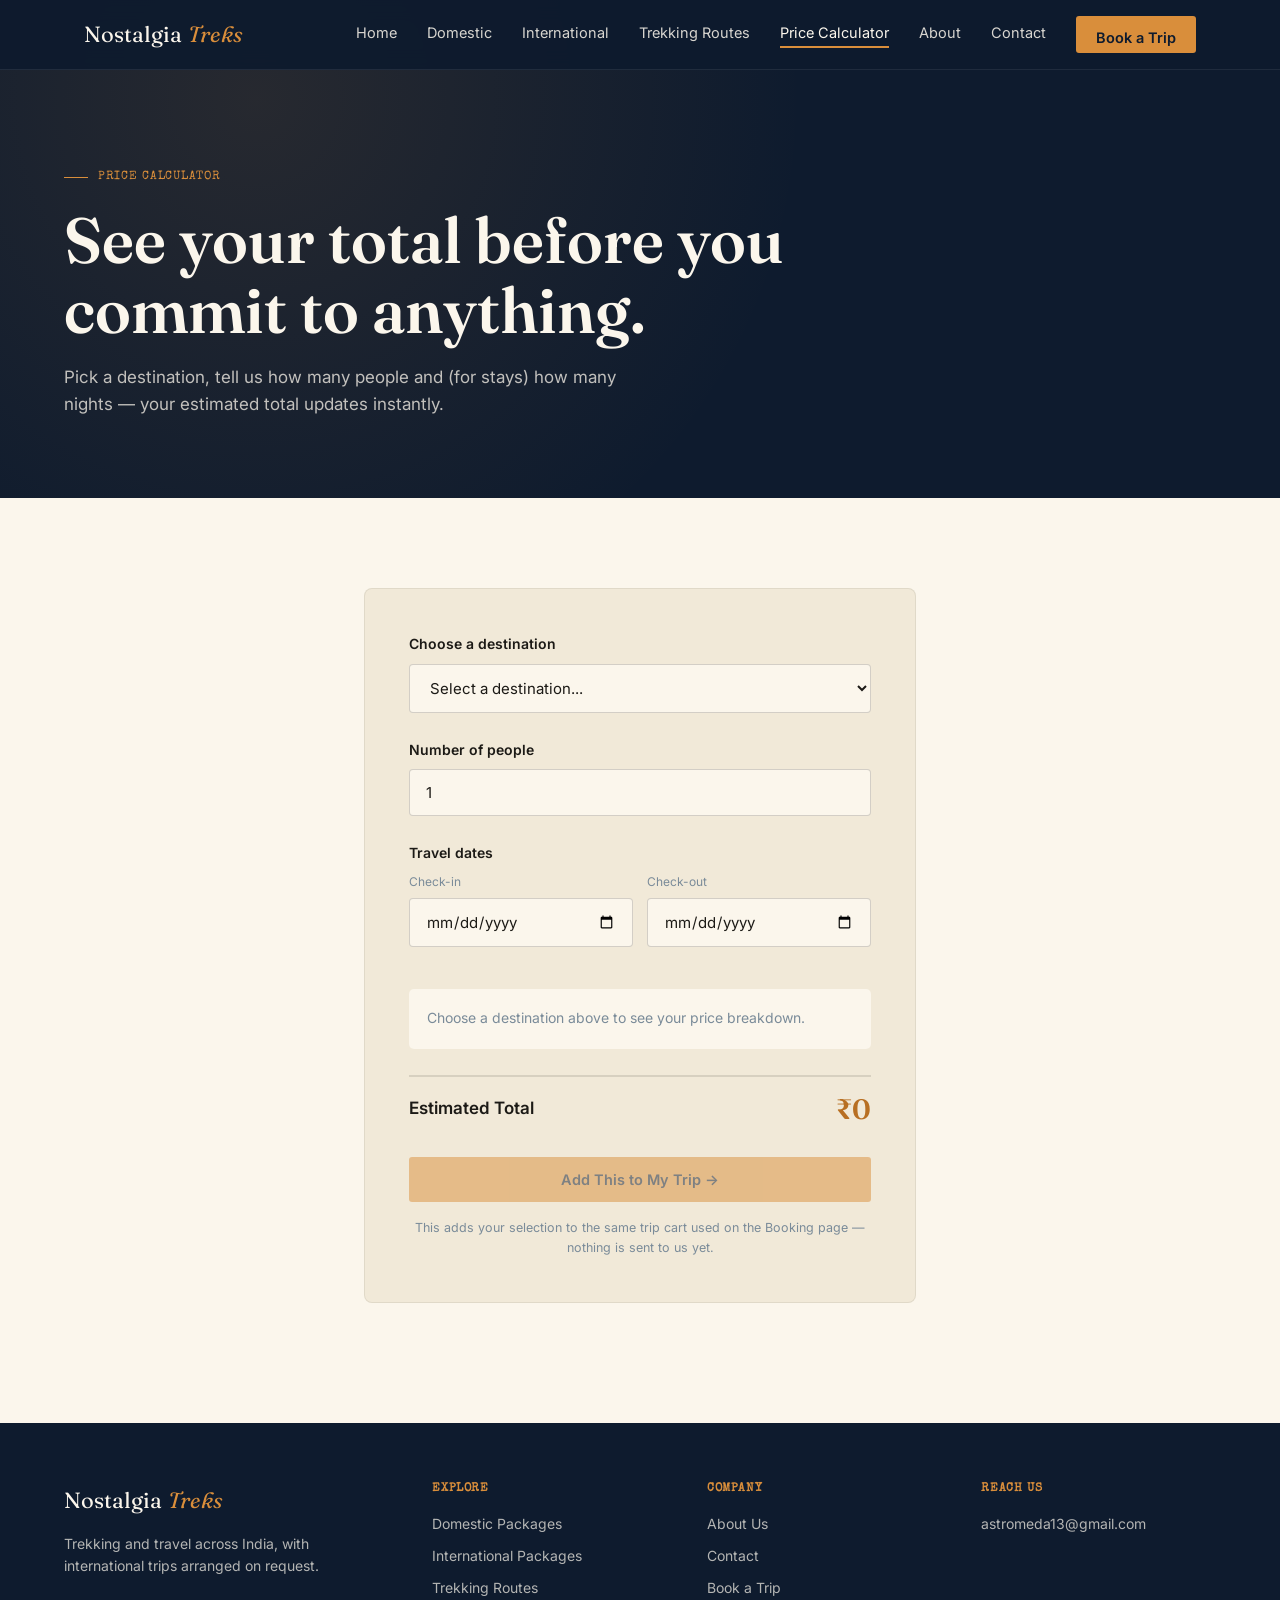
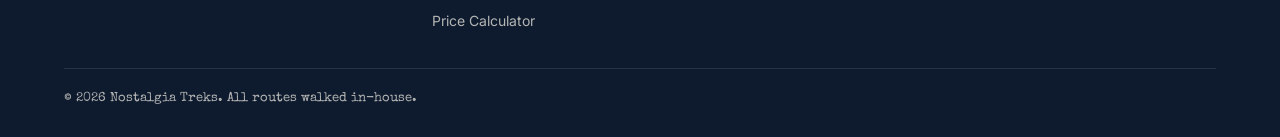
<file: calculator.html>
<!DOCTYPE html>
<html lang="en">
<head>
<meta charset="UTF-8">
<meta name="viewport" content="width=device-width, initial-scale=1.0">
<title>Price Calculator — Nostalgia Treks</title>
<link rel="preconnect" href="https://fonts.googleapis.com">
<link rel="preconnect" href="https://fonts.gstatic.com" crossorigin>
<link href="https://fonts.googleapis.com/css2?family=Fraunces:opsz,wght@9..144,500;9..144,600;9..144,700&family=Special+Elite&family=Inter:wght@400;500;600;700&display=swap" rel="stylesheet">
<link rel="stylesheet" href="assets/site.css">
<link rel="stylesheet" href="assets/calculator.css">
</head>
<body>

<header class="site-header">
  <div class="header-inner">
    <a href="index.html" class="logo">Nostalgia<span class="mark">Treks</span></a>
    <nav class="main-nav">
      <a href="index.html">Home</a>
      <a href="domestic.html">Domestic</a>
      <a href="international.html">International</a>
      <a href="treks.html">Trekking Routes</a>
      <a href="calculator.html" class="active">Price Calculator</a>
      <a href="about.html">About</a>
      <a href="contact.html">Contact</a>
      <a href="booking.html" class="nav-cta">Book a Trip <span data-cart-badge class="cart-badge"></span></a>
    </nav>
    <button class="nav-toggle" aria-label="Toggle menu" aria-expanded="false">
      <span></span><span></span>
    </button>
  </div>
</header>

<section class="page-hero">
  <div class="page-hero-inner">
    <span class="eyebrow">Price Calculator</span>
    <h1>See your total before you commit to anything.</h1>
    <p class="lede">Pick a destination, tell us how many people and (for stays) how many nights — your estimated total updates instantly.</p>
  </div>
</section>

<section class="section calc-section">
  <div class="calc-card reveal">

    <div class="field">
      <label for="destinationSelect">Choose a destination</label>
      <select id="destinationSelect" onchange="handleDestinationChange()">
        <option value="" disabled selected>Select a destination...</option>
        <optgroup label="Trekking Routes (flat price per person)">
          <!-- Populated from data in calculator.js — edit prices there -->
        </optgroup>
        <optgroup label="Domestic Packages (priced per night)">
        </optgroup>
        <optgroup label="International Packages (priced per night)">
        </optgroup>
      </select>
    </div>

    <div id="destinationDetails" class="destination-details hidden">
      <div class="detail-row">
        <span class="detail-label" id="pricingModelLabel">—</span>
        <span class="stamp" id="gradeStamp"></span>
      </div>
    </div>

    <div class="field">
      <label for="peopleInput">Number of people</label>
      <input type="number" id="peopleInput" min="1" value="1" oninput="recalculate()">
    </div>

    <!-- Only shown for per-night destinations -->
    <div class="field hidden" id="datesField">
      <label>Travel dates</label>
      <div class="date-row">
        <div>
          <span class="date-sublabel">Check-in</span>
          <input type="date" id="checkinInput" oninput="recalculate()">
        </div>
        <div>
          <span class="date-sublabel">Check-out</span>
          <input type="date" id="checkoutInput" oninput="recalculate()">
        </div>
      </div>
      <p class="nights-readout" id="nightsReadout"></p>
    </div>

    <div class="calc-breakdown" id="calcBreakdown">
      <p class="placeholder-text">Choose a destination above to see your price breakdown.</p>
    </div>

    <div class="calc-total-row" id="calcTotalRow">
      <span>Estimated Total</span>
      <span class="calc-total-amount" id="calcTotalAmount">₹0</span>
    </div>

    <button class="btn btn-primary calc-add-btn" id="addToTripBtn" onclick="addCalculatedTripToCart()" disabled>
      Add This to My Trip →
    </button>
    <p class="calc-note">This adds your selection to the same trip cart used on the Booking page — nothing is sent to us yet.</p>
  </div>
</section>

<footer class="site-footer">
  <div class="footer-inner">
    <div>
      <a href="index.html" class="logo">Nostalgia<span class="mark">Treks</span></a>
      <p style="margin-top: 14px; font-size: 14px; max-width: 280px;">Trekking and travel across India, with international trips arranged on request.</p>
    </div>
    <div>
      <h4>Explore</h4>
      <ul>
        <li><a href="domestic.html">Domestic Packages</a></li>
        <li><a href="international.html">International Packages</a></li>
        <li><a href="treks.html">Trekking Routes</a></li>
        <li><a href="calculator.html">Price Calculator</a></li>
      </ul>
    </div>
    <div>
      <h4>Company</h4>
      <ul>
        <li><a href="about.html">About Us</a></li>
        <li><a href="contact.html">Contact</a></li>
        <li><a href="booking.html">Book a Trip</a></li>
      </ul>
    </div>
    <div>
      <h4>Reach Us</h4>
      <ul><li><a href="mailto:astromeda13@gmail.com">astromeda13@gmail.com</a></li></ul>
    </div>
  </div>
  <div class="footer-bottom"><span>© 2026 Nostalgia Treks. All routes walked in-house.</span></div>
</footer>

<script src="assets/site.js"></script>
<script src="assets/calculator.js"></script>
</body>
</html>
</file>
<file: assets/site.css>
/* ==========================================================================
   Safar Shala — Shared Design System
   Used by every page. Edit tokens here to restyle the whole site.
   ========================================================================== */

:root {
  --dusk:      #0E1B2E;   /* deep dusk blue - dark sections */
  --dusk-soft: #16263D;   /* lighter dusk for cards on dark bg */
  --paper:     #FBF6EC;   /* aged paper cream - light sections */
  --paper-dim: #F1E9D8;   /* slightly darker paper for cards */
  --amber:     #D98E3B;   /* golden-hour accent */
  --amber-deep:#B86F22;
  --mist:      #7A8B99;   /* secondary text / borders */
  --stamp-red: #B23A2E;   /* rare accent: confirmations, badges */
  --ink:       #1C1A16;   /* near-black text on paper */

  --font-display: 'Fraunces', serif;
  --font-body: 'Inter', sans-serif;
  --font-stamp: 'Special Elite', monospace;

  --container: 1240px;
  --edge: clamp(20px, 5vw, 64px);
}

* { margin: 0; padding: 0; box-sizing: border-box; }
html { scroll-behavior: smooth; }

@media (prefers-reduced-motion: reduce) {
  html { scroll-behavior: auto; }
  *, *::before, *::after {
    animation-duration: 0.01ms !important;
    animation-iteration-count: 1 !important;
    transition-duration: 0.01ms !important;
  }
}

body {
  background: var(--paper);
  color: var(--ink);
  font-family: var(--font-body);
  line-height: 1.6;
  -webkit-font-smoothing: antialiased;
  overflow-x: hidden;
}

a { color: inherit; text-decoration: none; }
ul { list-style: none; }
img, svg { display: block; max-width: 100%; }
button { cursor: pointer; font-family: inherit; }

:focus-visible {
  outline: 2px solid var(--amber);
  outline-offset: 3px;
}

h1, h2, h3, h4 {
  font-family: var(--font-display);
  font-weight: 600;
  line-height: 1.1;
}

/* ==========================================================================
   HEADER / NAV
   ========================================================================== */
.site-header {
  position: fixed;
  top: 0; left: 0; right: 0;
  z-index: 200;
  background: rgba(14, 27, 46, 0.92);
  backdrop-filter: blur(10px);
  border-bottom: 1px solid rgba(251, 246, 236, 0.08);
}

.header-inner {
  max-width: var(--container);
  margin: 0 auto;
  padding: 16px var(--edge);
  display: flex;
  align-items: center;
  justify-content: space-between;
}

.logo {
  font-family: var(--font-display);
  font-size: 22px;
  color: var(--paper);
  display: flex;
  align-items: baseline;
  gap: 6px;
}

.logo .mark { color: var(--amber); font-style: italic; }

.main-nav {
  display: flex;
  align-items: center;
  gap: 30px;
  font-size: 14.5px;
  color: var(--paper);
}

.main-nav a {
  position: relative;
  padding-bottom: 4px;
  opacity: 0.85;
  transition: opacity 0.2s ease;
}

.main-nav a:hover { opacity: 1; }

.main-nav a.active {
  opacity: 1;
}

.main-nav a.active::after {
  content: '';
  position: absolute;
  left: 0; bottom: 0;
  width: 100%; height: 2px;
  background: var(--amber);
}

.nav-cta {
  background: var(--amber);
  color: var(--dusk);
  padding: 10px 20px;
  border-radius: 3px;
  font-weight: 600;
  opacity: 1 !important;
}

.nav-cta:hover { background: var(--paper); }

.nav-toggle {
  display: none;
  flex-direction: column;
  gap: 5px;
  background: none;
  border: none;
  padding: 8px;
}

.nav-toggle span {
  width: 22px; height: 2px;
  background: var(--paper);
  transition: transform 0.2s ease;
}

@media (max-width: 900px) {
  .main-nav {
    display: none;
  }
  .main-nav.open {
    display: flex;
    flex-direction: column;
    position: absolute;
    top: 100%; left: 0; right: 0;
    background: var(--dusk);
    padding: 20px var(--edge) 28px;
    gap: 18px;
    border-bottom: 1px solid rgba(251, 246, 236, 0.1);
  }
  .nav-toggle { display: flex; }
}

/* ==========================================================================
   PAGE HERO (used on inner pages — Packages, About, Contact, etc.)
   ========================================================================== */
.page-hero {
  background: var(--dusk);
  color: var(--paper);
  padding: 160px var(--edge) 80px;
  position: relative;
  overflow: hidden;
}

.page-hero::before {
  content: '';
  position: absolute;
  inset: 0;
  background-image:
    radial-gradient(circle at 20% 20%, rgba(217, 142, 59, 0.12), transparent 50%);
  pointer-events: none;
}

.page-hero-inner {
  max-width: var(--container);
  margin: 0 auto;
  position: relative;
  z-index: 1;
}

.eyebrow {
  display: inline-flex;
  align-items: center;
  gap: 10px;
  font-family: var(--font-stamp);
  font-size: 12px;
  letter-spacing: 0.06em;
  color: var(--amber);
  margin-bottom: 18px;
  text-transform: uppercase;
}

.eyebrow::before {
  content: '';
  width: 24px; height: 1px;
  background: var(--amber);
}

.page-hero h1 {
  font-size: clamp(36px, 6vw, 64px);
  max-width: 720px;
}

.page-hero p.lede {
  margin-top: 18px;
  max-width: 560px;
  font-size: 17px;
  color: rgba(251, 246, 236, 0.75);
}

/* ==========================================================================
   SECTION SCAFFOLDING
   ========================================================================== */
.section {
  max-width: var(--container);
  margin: 0 auto;
  padding: 90px var(--edge);
}

.section.dark { background: var(--dusk); color: var(--paper); max-width: none; }
.section.dark .section-inner { max-width: var(--container); margin: 0 auto; }

.section-head {
  max-width: 640px;
  margin-bottom: 56px;
}

.section.dark .eyebrow { color: var(--amber); }

/* ==========================================================================
   BUTTONS
   ========================================================================== */
.btn {
  display: inline-flex;
  align-items: center;
  gap: 10px;
  padding: 14px 28px;
  border-radius: 3px;
  font-weight: 600;
  font-size: 14.5px;
  border: none;
  transition: transform 0.15s ease, background 0.2s ease, color 0.2s ease;
}

.btn-primary {
  background: var(--amber);
  color: var(--dusk);
}

.btn-primary:hover { background: var(--amber-deep); transform: translateX(2px); }

.btn-outline {
  background: transparent;
  border: 1.5px solid currentColor;
}

.btn-outline:hover { background: rgba(217, 142, 59, 0.1); }

/* ==========================================================================
   STAMP / POSTCARD MOTIF (signature element)
   ========================================================================== */
.stamp {
  position: relative;
  border: 2px dashed var(--mist);
  padding: 4px 10px;
  font-family: var(--font-stamp);
  font-size: 11px;
  letter-spacing: 0.05em;
  text-transform: uppercase;
  color: var(--mist);
  display: inline-block;
  transform: rotate(-2deg);
}

.stamp.confirmed {
  border-color: var(--stamp-red);
  color: var(--stamp-red);
}

/* ==========================================================================
   SCROLL REVEAL (used with IntersectionObserver in site.js)
   ========================================================================== */
.reveal {
  opacity: 0;
  transform: translateY(28px);
  transition: opacity 0.7s ease, transform 0.7s ease;
}

.reveal.in-view {
  opacity: 1;
  transform: translateY(0);
}

.reveal-delay-1 { transition-delay: 0.1s; }
.reveal-delay-2 { transition-delay: 0.2s; }
.reveal-delay-3 { transition-delay: 0.3s; }

/* ==========================================================================
   CARD GRID (packages, routes)
   ========================================================================== */
.card-grid {
  display: grid;
  grid-template-columns: repeat(3, 1fr);
  gap: 28px;
}

.place-card {
  background: var(--paper);
  border: 1px solid rgba(28, 26, 22, 0.1);
  border-radius: 4px;
  overflow: hidden;
  transition: transform 0.25s ease, box-shadow 0.25s ease;
  display: flex;
  flex-direction: column;
}

.place-card:hover {
  transform: translateY(-6px);
  box-shadow: 0 20px 40px rgba(14, 27, 46, 0.12);
}

.place-card .img-wrap {
  height: 200px;
  background: var(--dusk-soft);
  position: relative;
  overflow: hidden;
}

.place-card .img-wrap img {
  width: 100%; height: 100%;
  object-fit: cover;
  transition: transform 0.4s ease;
}

.place-card:hover .img-wrap img { transform: scale(1.06); }

.place-card .price-stamp {
  position: absolute;
  top: 14px; right: 14px;
  background: var(--paper);
  color: var(--ink);
  font-family: var(--font-stamp);
  font-size: 12px;
  padding: 5px 10px;
  border-radius: 2px;
  box-shadow: 0 4px 10px rgba(0,0,0,0.2);
}

.place-card .card-body { padding: 22px; flex: 1; display: flex; flex-direction: column; }

.place-card .card-body h3 { font-size: 19px; margin-bottom: 8px; }

.place-card .card-body p {
  font-size: 14px;
  color: var(--mist);
  margin-bottom: 16px;
  flex: 1;
}

.place-card .card-meta {
  display: flex;
  gap: 12px;
  font-family: var(--font-stamp);
  font-size: 11px;
  color: var(--mist);
  margin-bottom: 16px;
  flex-wrap: wrap;
}

.place-card .select-btn {
  width: 100%;
  padding: 11px;
  background: transparent;
  border: 1.5px solid var(--dusk);
  border-radius: 3px;
  font-weight: 600;
  font-size: 13.5px;
  transition: background 0.2s ease, color 0.2s ease;
}

.place-card .select-btn:hover {
  background: var(--dusk);
  color: var(--paper);
}

.place-card .select-btn.selected {
  background: var(--stamp-red);
  border-color: var(--stamp-red);
  color: var(--paper);
}

/* ==========================================================================
   "NOT LISTED" CUSTOM REQUEST BOX (International page)
   ========================================================================== */
.not-listed {
  margin-top: 56px;
  padding: 40px;
  background: var(--paper-dim);
  border-radius: 6px;
  text-align: center;
}

.not-listed h3 { font-size: 22px; margin-bottom: 10px; }
.not-listed p { max-width: 480px; margin: 0 auto 22px; color: var(--mist); }

/* ==========================================================================
   FLOATING TOTAL WIDGET (Domestic / International / Shala pages)
   ========================================================================== */
.floating-total {
  position: fixed;
  bottom: 24px;
  left: 50%;
  transform: translate(-50%, 120%);
  background: var(--dusk);
  color: var(--paper);
  padding: 16px 22px;
  border-radius: 50px;
  display: flex;
  align-items: center;
  gap: 18px;
  box-shadow: 0 16px 40px rgba(14,27,46,0.35);
  z-index: 150;
  transition: transform 0.35s ease;
}

.floating-total.visible {
  transform: translate(-50%, 0);
}

.ft-label {
  font-family: var(--font-stamp);
  font-size: 11px;
  color: var(--mist);
  text-transform: uppercase;
}

.ft-amount {
  font-family: var(--font-display);
  font-size: 20px;
  font-weight: 600;
  color: var(--amber);
}

.ft-btn {
  padding: 9px 18px;
  font-size: 13px;
}

@media (max-width: 600px) {
  .floating-total {
    flex-direction: column;
    align-items: stretch;
    text-align: center;
    width: calc(100% - 32px);
    border-radius: 16px;
    gap: 10px;
  }
}

/* ==========================================================================
   ABOUT PAGE
   ========================================================================== */
.about-story { padding-top: 90px; }

.about-grid {
  display: grid;
  grid-template-columns: 1.1fr 0.9fr;
  gap: 60px;
  align-items: center;
}

.about-grid h2 { font-size: clamp(26px, 3.6vw, 36px); margin: 14px 0 20px; }
.about-grid p { color: var(--mist); margin-bottom: 16px; font-size: 15.5px; }

.about-img img {
  border-radius: 6px;
  width: 100%;
  height: 420px;
  object-fit: cover;
}

.values-grid {
  display: grid;
  grid-template-columns: repeat(3, 1fr);
  gap: 28px;
}

.value-card {
  padding: 30px 26px;
  background: var(--dusk-soft);
  border-radius: 6px;
}

.value-num {
  font-family: var(--font-stamp);
  color: var(--amber);
  font-size: 13px;
}

.value-card h3 { font-size: 19px; margin: 12px 0 8px; }
.value-card p { font-size: 14px; color: rgba(251,246,236,0.7); }

@media (max-width: 900px) {
  .about-grid { grid-template-columns: 1fr; }
  .about-img { order: -1; }
  .about-img img { height: 280px; }
  .values-grid { grid-template-columns: 1fr; }
}

/* ==========================================================================
   CONTACT PAGE
   ========================================================================== */
.contact-page-section { padding-top: 90px; padding-bottom: 120px; }

.contact-grid {
  display: grid;
  grid-template-columns: 0.8fr 1.2fr;
  gap: 60px;
}

.contact-info h2 { font-size: 26px; margin-bottom: 28px; }

.info-row {
  display: flex;
  flex-direction: column;
  gap: 4px;
  padding: 18px 0;
  border-bottom: 1px solid rgba(28,26,22,0.1);
}

.info-label {
  font-family: var(--font-stamp);
  font-size: 11px;
  text-transform: uppercase;
  color: var(--mist);
}

.info-value { font-size: 16px; font-weight: 500; }

.stamp-block { margin-top: 32px; }

.contact-form-wrap {
  background: var(--paper-dim);
  padding: 36px;
  border-radius: 8px;
}

.contact-form {
  display: flex;
  flex-direction: column;
  gap: 18px;
}

.contact-form .field { display: flex; flex-direction: column; gap: 8px; }
.contact-form label { font-size: 13px; font-weight: 600; }

.contact-form input,
.contact-form textarea {
  padding: 13px 16px;
  border: 1.5px solid rgba(28,26,22,0.18);
  border-radius: 4px;
  font-family: var(--font-body);
  font-size: 15px;
  background: var(--paper);
  color: var(--ink);
  width: 100%;
}

.contact-form input:focus,
.contact-form textarea:focus {
  border-color: var(--amber);
  outline: none;
}

.contact-form button { align-self: flex-start; }

@media (max-width: 900px) {
  .contact-grid { grid-template-columns: 1fr; }
}

/* ==========================================================================
   FOOTER
   ========================================================================== */
.site-footer {
  background: var(--dusk);
  color: rgba(251, 246, 236, 0.7);
  padding: 60px var(--edge) 28px;
}

.footer-inner {
  max-width: var(--container);
  margin: 0 auto;
  display: grid;
  grid-template-columns: 1.4fr 1fr 1fr 1fr;
  gap: 40px;
  padding-bottom: 36px;
  border-bottom: 1px solid rgba(251, 246, 236, 0.1);
}

.footer-inner h4 {
  font-family: var(--font-stamp);
  font-size: 12px;
  letter-spacing: 0.05em;
  text-transform: uppercase;
  color: var(--amber);
  margin-bottom: 16px;
}

.footer-inner ul { display: flex; flex-direction: column; gap: 10px; font-size: 14px; }
.footer-inner ul a:hover { color: var(--paper); }

.footer-bottom {
  max-width: var(--container);
  margin: 0 auto;
  padding-top: 20px;
  display: flex;
  justify-content: space-between;
  flex-wrap: wrap;
  gap: 10px;
  font-size: 12.5px;
  font-family: var(--font-stamp);
}

/* ==========================================================================
   RESPONSIVE
   ========================================================================== */
@media (max-width: 900px) {
  .card-grid { grid-template-columns: 1fr 1fr; }
  .footer-inner { grid-template-columns: 1fr 1fr; }
}

@media (max-width: 600px) {
  .card-grid { grid-template-columns: 1fr; }
  .footer-inner { grid-template-columns: 1fr; }
  .page-hero { padding: 140px var(--edge) 60px; }
}
</file>
<file: assets/calculator.css>
/* ==========================================================================
   PRICE CALCULATOR PAGE
   ========================================================================== */

.calc-section {
  padding-top: 90px;
  padding-bottom: 120px;
  max-width: 680px;
}

.calc-card {
  background: var(--paper-dim);
  border: 1px solid rgba(28,26,22,0.08);
  border-radius: 8px;
  padding: 44px;
  display: flex;
  flex-direction: column;
  gap: 26px;
}

.calc-card .field { display: flex; flex-direction: column; gap: 8px; }
.calc-card label { font-size: 14px; font-weight: 600; }

.calc-card select,
.calc-card input[type="number"],
.calc-card input[type="date"] {
  padding: 13px 16px;
  border: 1.5px solid rgba(28,26,22,0.18);
  border-radius: 4px;
  font-family: var(--font-body);
  font-size: 15px;
  background: var(--paper);
  color: var(--ink);
  width: 100%;
}

.calc-card select:focus,
.calc-card input:focus {
  border-color: var(--amber);
  outline: none;
}

.hidden { display: none; }

.destination-details {
  background: var(--paper);
  border-radius: 5px;
  padding: 14px 18px;
  border: 1px dashed rgba(28,26,22,0.15);
}

.detail-row {
  display: flex;
  justify-content: space-between;
  align-items: center;
  flex-wrap: wrap;
  gap: 10px;
}

.detail-label { font-size: 13.5px; color: var(--mist); }

.date-row {
  display: grid;
  grid-template-columns: 1fr 1fr;
  gap: 14px;
}

.date-sublabel {
  font-size: 12px;
  color: var(--mist);
  display: block;
  margin-bottom: 6px;
}

.nights-readout {
  font-family: var(--font-stamp);
  font-size: 13px;
  color: var(--amber-deep);
  margin-top: 8px;
}

.nights-readout.error { color: var(--stamp-red); }

.calc-breakdown {
  background: var(--paper);
  border-radius: 5px;
  padding: 18px;
  min-height: 60px;
}

.placeholder-text { color: var(--mist); font-size: 14px; }

.bd-row {
  display: flex;
  justify-content: space-between;
  font-size: 14.5px;
  padding: 8px 0;
  border-bottom: 1px solid rgba(28,26,22,0.08);
}

.bd-row:last-child { border-bottom: none; }

.calc-total-row {
  display: flex;
  justify-content: space-between;
  align-items: center;
  padding-top: 10px;
  border-top: 2px solid rgba(28,26,22,0.12);
  font-size: 17px;
  font-weight: 600;
}

.calc-total-amount {
  font-family: var(--font-display);
  font-size: 28px;
  color: var(--amber-deep);
}

.calc-add-btn { width: 100%; justify-content: center; }
.calc-add-btn:disabled { opacity: 0.5; cursor: not-allowed; }

.calc-note {
  font-size: 12.5px;
  color: var(--mist);
  text-align: center;
  margin-top: -10px;
}

@media (max-width: 600px) {
  .calc-card { padding: 28px 22px; }
  .date-row { grid-template-columns: 1fr; }
}
</file>
